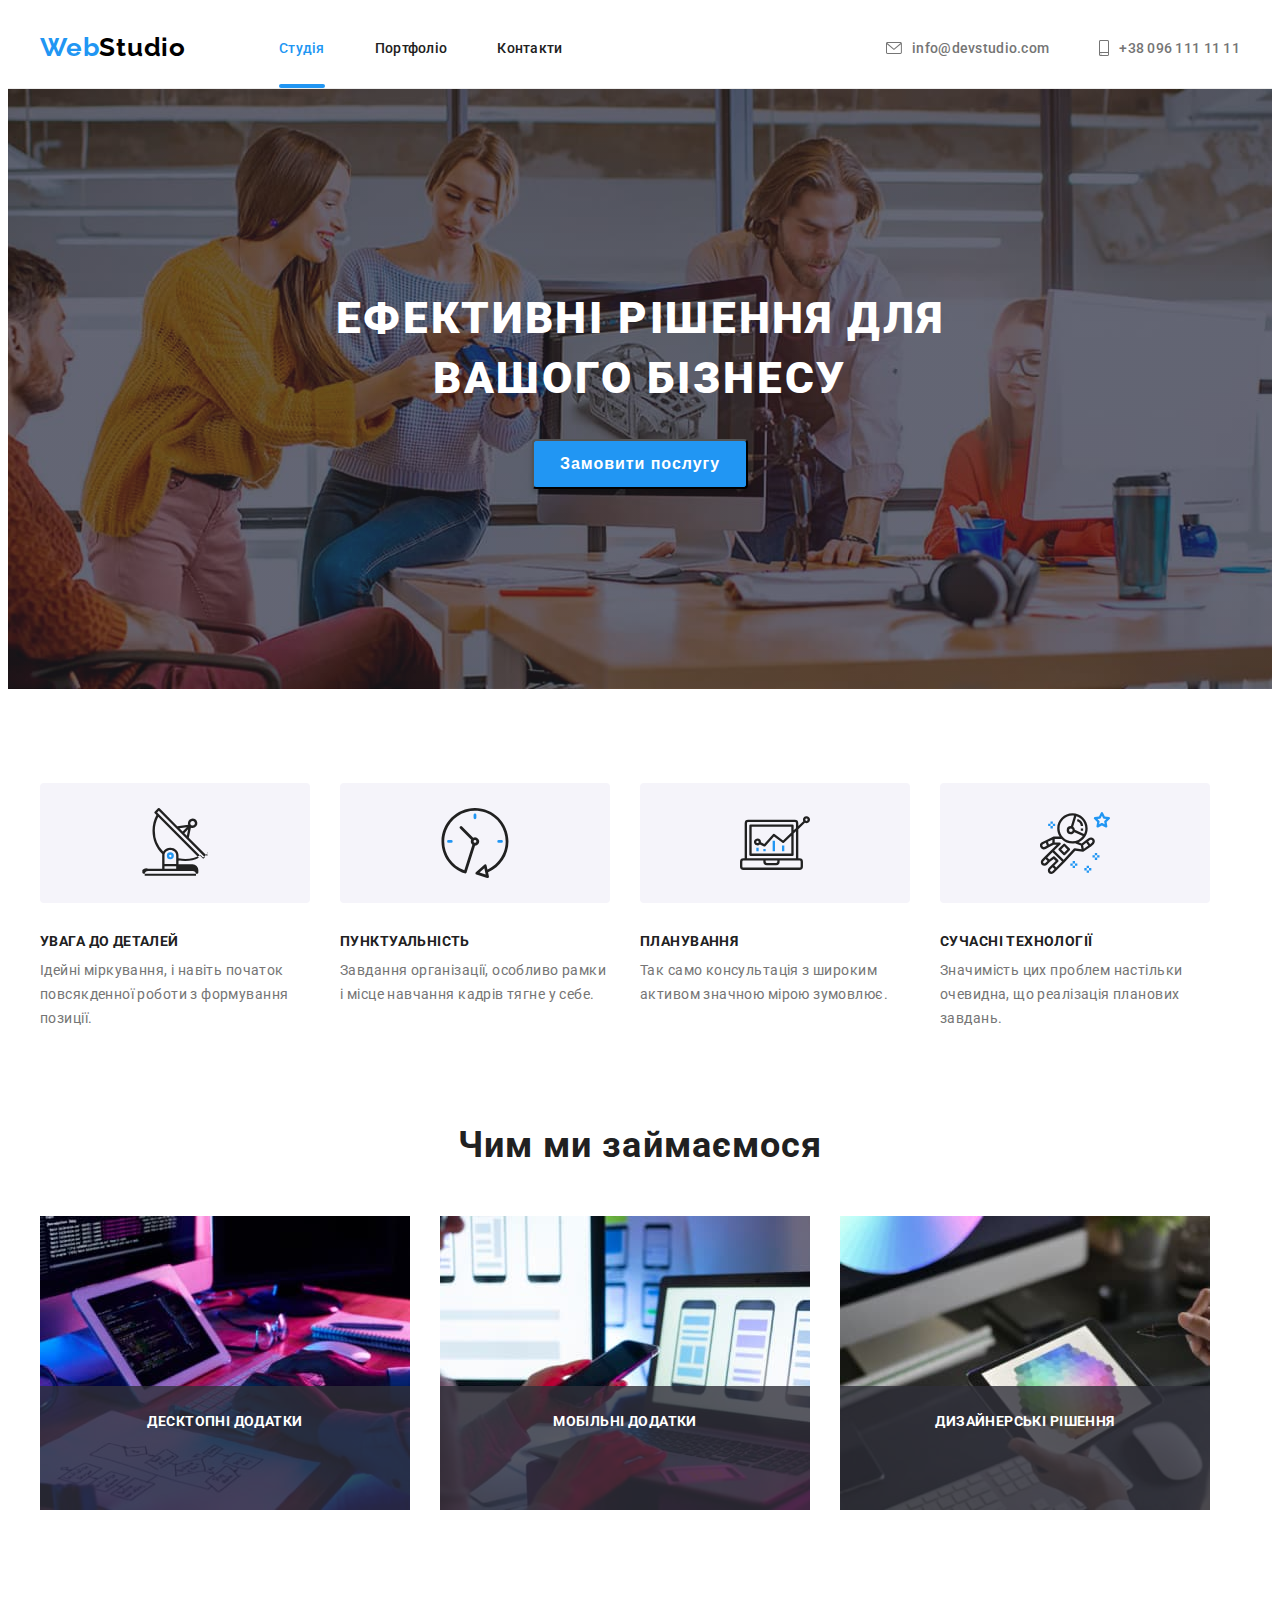
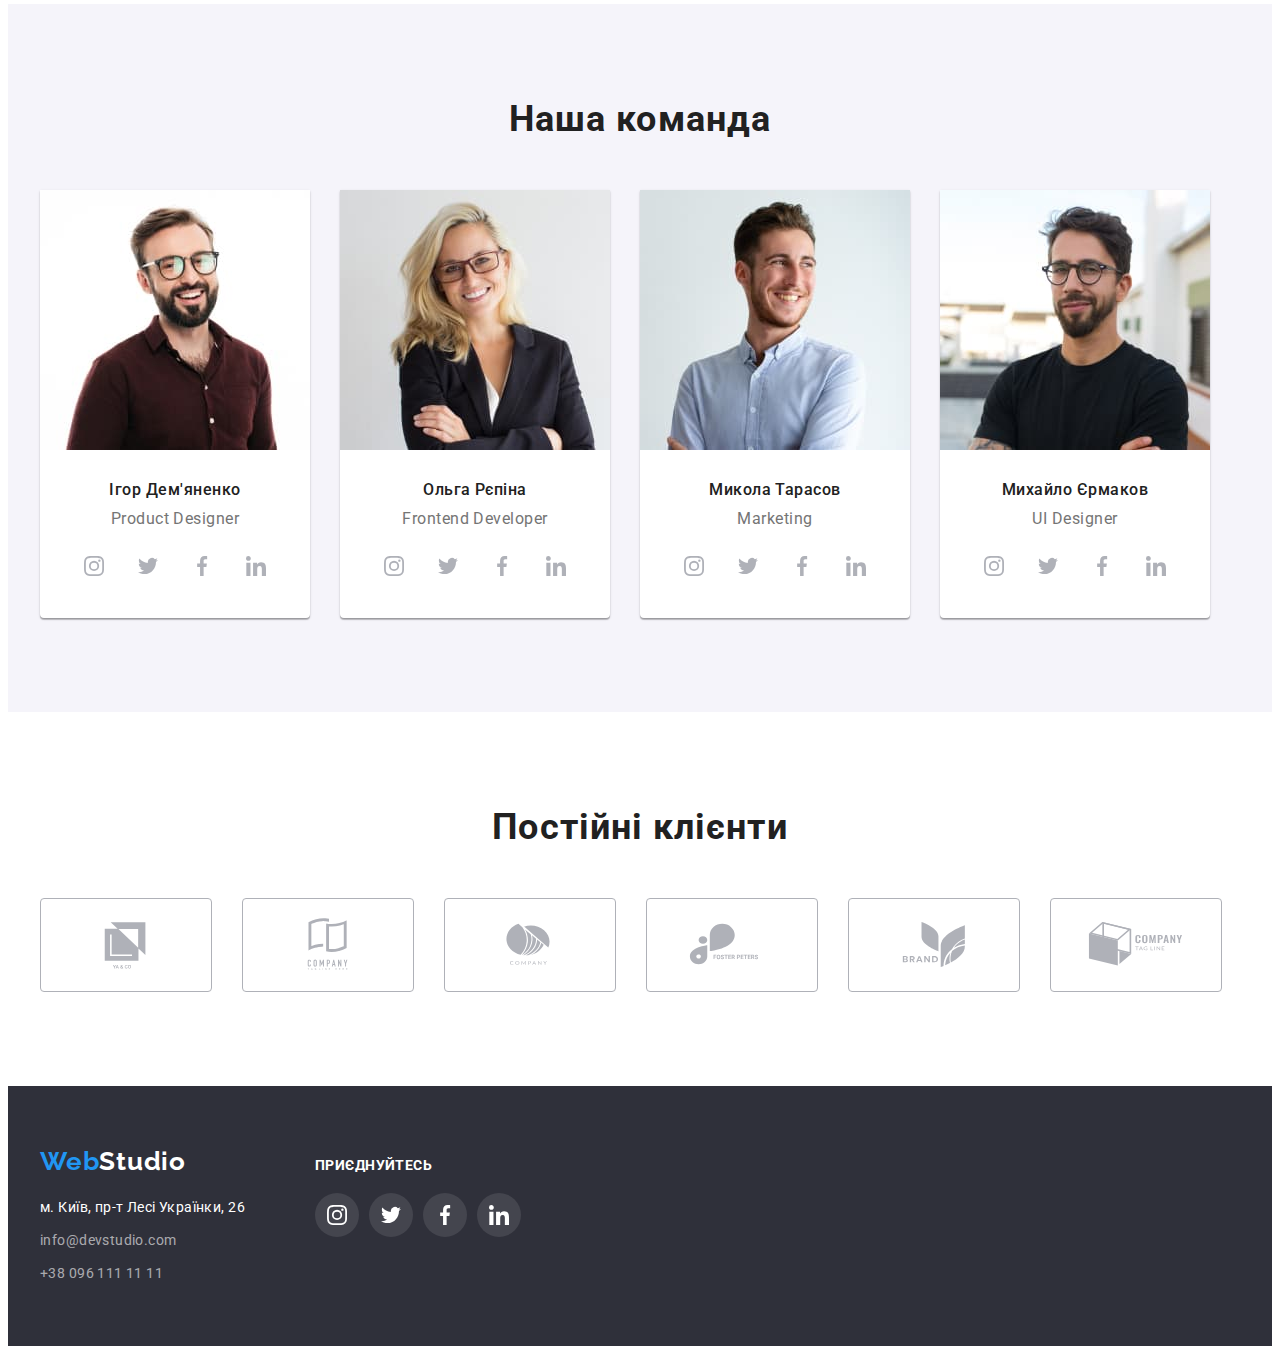
<file: index.html>
<!DOCTYPE html>
<html lang="uk">
  <head>
    <meta charset="UTF-8" />
    <meta http-equiv="X-UA-Compatible" content="IE=edge" />
    <meta name="viewport" content="width=device-width, initial-scale=1.0" />
    <title>WebStudio</title>
    <link rel="preconnect" href="https://fonts.googleapis.com" />
    <link rel="preconnect" href="https://fonts.gstatic.com" crossorigin />
    <link
      href="https://fonts.googleapis.com/css2?family=Raleway:wght@700&family=Roboto:wght@400;500;700;900&display=swap"
      rel="stylesheet"
    />
    <link
      rel="stylesheet"
      href="https://cdnjs.cloudflare.com/ajax/libs/modern-normalize/2.0.0/modern-normalize.min.css"
      integrity="sha512-4xo8blKMVCiXpTaLzQSLSw3KFOVPWhm/TRtuPVc4WG6kUgjH6J03IBuG7JZPkcWMxJ5huwaBpOpnwYElP/m6wg=="
      crossorigin="anonymous"
      referrerpolicy="no-referrer"
    />
    <link rel="stylesheet" href="./css/styles.css" />
  </head>
  <body>
    <header>
      <div class="container site-header">
        <nav class="site-nav">
          <a class="link" href="./index.html"
            ><span class="logo-first">Web</span
            ><span class="logo-secondary">Studio</span></a
          >
          <ul class="nav-item list">
            <li class="nav-list activ-page">
              <a href="./index.html">Студія</a>
            </li>
            <li class="nav-list"><a href="./portfolio.html">Портфоліо</a></li>
            <li class="nav-list"><a href="">Контакти</a></li>
          </ul>
        </nav>
        <ul class="header-address list">
          <li class="header-list">
            <a class="link header-mail" href="mailto:info@devstudio.com">
              <svg class="header-icon" width="16px" height="12px">
                <use href="./images/icons.svg#icon-envelope"></use>
              </svg>
              info@devstudio.com</a
            >
          </li>
          <li>
            <a class="link header-tel" href="tel:+380961111111"
              ><svg class="header-icon" width="10px" height="16px">
                <use href="./images/icons.svg#icon-smartphone"></use>
              </svg>
              +38 096 111 11 11</a
            >
          </li>
        </ul>
      </div>
    </header>

    <main>
      <section class="section solution">
        <div class="container">
          <h1 class="solution-title">Ефективні рішення для вашого бізнесу</h1>
          <button data-modal-open type="button" class="solution-button">
            Замовити послугу
          </button>
          <div data-modal class="backdrop is-hidden">
            <div class="modal">
              <button data-modal-close class="modal-close">
                <svg width="18px" height="18px">
                  <use href="./images/icons.svg#icon-close-black"></use>
                </svg>
              </button>
            </div>
          </div>
        </div>
      </section>

      <section class="section">
        <div class="container">
          <h2 class="visually-hidden">Oсобливості</h2>
          <ul class="about list">
            <li class="about-item">
              <div class="about-buttom">
                <svg width="70px" height="70px">
                  <use href="./images/icons.svg#icon-antenna"></use>
                </svg>
              </div>
              <h3 class="about-title">УВАГА ДО ДЕТАЛЕЙ</h3>
              <p class="about-text">
                Ідейні міркування, і навіть початок повсякденної роботи з
                формування позиції.
              </p>
            </li>
            <li class="about-item">
              <div class="about-buttom">
                <svg width="70px" height="70px">
                  <use href="./images/icons.svg#icon-clock"></use>
                </svg>
              </div>
              <h3 class="about-title">ПУНКТУАЛЬНІСТЬ</h3>
              <p class="about-text">
                Завдання організації, особливо рамки і місце навчання кадрів
                тягне у себе.
              </p>
            </li>
            <li class="about-item">
              <div class="about-buttom">
                <svg width="70px" height="70px">
                  <use href="./images/icons.svg#icon-diagram"></use>
                </svg>
              </div>
              <h3 class="about-title">ПЛАНУВАННЯ</h3>
              <p class="about-text">
                Так само консультація з широким активом значною мірою зумовлює.
              </p>
            </li>
            <li class="about-item">
              <div class="about-buttom">
                <svg width="70px" height="70px">
                  <use href="./images/icons.svg#icon-astronaut"></use>
                </svg>
              </div>
              <h3 class="about-title">СУЧАСНІ ТЕХНОЛОГІЇ</h3>
              <p class="about-text">
                Значимість цих проблем настільки очевидна, що реалізація
                планових завдань.
              </p>
            </li>
          </ul>
        </div>
      </section>

      <section class="activ section">
        <div class="container">
          <h2 class="classes-title">Чим ми займаємося</h2>
          <ul class="classes-item list">
            <li class="classes-list">
              <img src="./images/img-1.jpg" alt="images1" width="370" />
              <p class="classes-text">Десктопні додатки</p>
            </li>
            <li class="classes-list">
              <img src="./images/img-2.jpg" alt="images2" width="370" />
              <p class="classes-text">Мобільні додатки</p>
            </li>
            <li class="classes-list">
              <img src="./images/img_3.jpg" alt="images3" width="370" />
              <p class="classes-text">Дизайнерські рішення</p>
            </li>
          </ul>
        </div>
      </section>

      <section class="section piple">
        <div class="piple-block container">
          <h2 class="classes-title">Наша команда</h2>
          <ul class="list">
            <li class="piple-list piple-border">
              <img
                src="./images/product_designer.jpg"
                alt="фото Ігор Дем'яненко"
                width="270"
              />
              <div class="piple-item">
                <h3 class="piple-title">Ігор Дем'яненко</h3>
                <p class="piple-text">Product Designer</p>
                <ul class="list social">
                  <li class="social-list">
                    <a href="https://www.instagram.com/" class="social-link"
                      ><svg width="20px" height="20px">
                        <use
                          href="./images/icons.svg#icon-instagram"
                        ></use></svg
                    ></a>
                  </li>
                  <li class="social-list">
                    <a href="https://twitter.com/" class="social-link"
                      ><svg width="20px" height="20px">
                        <use href="./images/icons.svg#icon-twitter"></use></svg
                    ></a>
                  </li>
                  <li class="social-list">
                    <a href="https://www.facebook.com/" class="social-link"
                      ><svg width="20px" height="20px">
                        <use href="./images/icons.svg#icon-facebook"></use></svg
                    ></a>
                  </li>
                  <li class="social-list">
                    <a href="https://www.linkedin.com/" class="social-link"
                      ><svg width="20px" height="20px">
                        <use href="./images/icons.svg#icon-linkedin"></use></svg
                    ></a>
                  </li>
                </ul>
              </div>
            </li>
            <li class="piple-list piple-border">
              <img
                src="./images/frontend_developer.jpg"
                alt="фото Ольга Рєпіна"
                width="270"
              />
              <div class="piple-item">
                <h3 class="piple-title">Ольга Рєпіна</h3>
                <p class="piple-text">Frontend Developer</p>
                <ul class="list social">
                  <li class="social-list">
                    <a href="https://www.instagram.com/" class="social-link"
                      ><svg width="20px" height="20px">
                        <use
                          href="./images/icons.svg#icon-instagram"
                        ></use></svg
                    ></a>
                  </li>
                  <li class="social-list">
                    <a href="https://twitter.com/" class="social-link"
                      ><svg width="20px" height="20px">
                        <use href="./images/icons.svg#icon-twitter"></use></svg
                    ></a>
                  </li>
                  <li class="social-list">
                    <a href="https://www.facebook.com/" class="social-link"
                      ><svg width="20px" height="20px">
                        <use href="./images/icons.svg#icon-facebook"></use></svg
                    ></a>
                  </li>
                  <li class="social-list">
                    <a href="https://www.linkedin.com/" class="social-link"
                      ><svg width="20px" height="20px">
                        <use href="./images/icons.svg#icon-linkedin"></use></svg
                    ></a>
                  </li>
                </ul>
              </div>
            </li>
            <li class="piple-list piple-border">
              <img
                src="./images/marketing.jpg"
                alt="фото Микола Тарасов"
                width="270"
              />
              <div class="piple-item">
                <h3 class="piple-title">Микола Тарасов</h3>
                <p class="piple-text">Marketing</p>
                <ul class="list social">
                  <li class="social-list">
                    <a href="https://www.instagram.com/" class="social-link"
                      ><svg width="20px" height="20px">
                        <use
                          href="./images/icons.svg#icon-instagram"
                        ></use></svg
                    ></a>
                  </li>
                  <li class="social-list">
                    <a href="https://twitter.com/" class="social-link"
                      ><svg width="20px" height="20px">
                        <use href="./images/icons.svg#icon-twitter"></use></svg
                    ></a>
                  </li>
                  <li class="social-list">
                    <a href="https://www.facebook.com/" class="social-link"
                      ><svg width="20px" height="20px">
                        <use href="./images/icons.svg#icon-facebook"></use></svg
                    ></a>
                  </li>
                  <li class="social-list">
                    <a href="https://www.linkedin.com/" class="social-link"
                      ><svg width="20px" height="20px">
                        <use href="./images/icons.svg#icon-linkedin"></use></svg
                    ></a>
                  </li>
                </ul>
              </div>
            </li>
            <li class="piple-list piple-border">
              <img
                src="./images/ui_designer.jpg"
                alt="фото Михайло Єрмаков"
                width="270"
              />
              <div class="piple-item">
                <h3 class="piple-title">Михайло Єрмаков</h3>
                <p class="piple-text">UI Designer</p>
                <ul class="list social">
                  <li class="social-list">
                    <a href="https://www.instagram.com/" class="social-link"
                      ><svg width="20px" height="20px">
                        <use
                          href="./images/icons.svg#icon-instagram"
                        ></use></svg
                    ></a>
                  </li>
                  <li class="social-list">
                    <a href="https://twitter.com/" class="social-link"
                      ><svg width="20px" height="20px">
                        <use href="./images/icons.svg#icon-twitter"></use></svg
                    ></a>
                  </li>
                  <li class="social-list">
                    <a href="https://www.facebook.com/" class="social-link"
                      ><svg width="20px" height="20px">
                        <use href="./images/icons.svg#icon-facebook"></use></svg
                    ></a>
                  </li>
                  <li class="social-list">
                    <a href="https://www.linkedin.com/" class="social-link"
                      ><svg width="20px" height="20px">
                        <use href="./images/icons.svg#icon-linkedin"></use></svg
                    ></a>
                  </li>
                </ul>
              </div>
            </li>
          </ul>
        </div>
      </section>
      <section class="section">
        <div class="container">
          <h2 class="classes-title">Постійні клієнти</h2>
          <ul class="list client-list">
            <li class="client-item">
              <a href="" class="client-link"
                ><svg class="client-svg" width="106px" height="60px">
                  <use href="./images/icons.svg#icon-client-1"></use></svg
              ></a>
            </li>
            <li class="client-item">
              <a href="" class="client-link"
                ><svg class="client-svg" width="106px" height="60px">
                  <use href="./images/icons.svg#icon-client-2"></use></svg
              ></a>
            </li>
            <li class="client-item">
              <a href="" class="client-link"
                ><svg class="client-svg" width="106px" height="60px">
                  <use href="./images/icons.svg#icon-client-3"></use></svg
              ></a>
            </li>
            <li class="client-item">
              <a href="" class="client-link"
                ><svg class="client-svg" width="106px" height="60px">
                  <use href="./images/icons.svg#icon-client-4"></use></svg
              ></a>
            </li>
            <li class="client-item">
              <a href="" class="client-link"
                ><svg class="client-svg" width="106px" height="60px">
                  <use href="./images/icons.svg#icon-client-5"></use></svg
              ></a>
            </li>
            <li class="client-item">
              <a href="" class="client-link"
                ><svg class="client-svg" width="106px" height="60px">
                  <use href="./images/icons.svg#icon-client-6"></use></svg
              ></a>
            </li>
          </ul>
        </div>
      </section>
    </main>

    <footer class="footer">
      <div class="container footer-container">
        <div>
          <a class="link" href="./index.html"
            ><span class="logo-first">Web</span
            ><span class="logo-white">Studio</span></a
          >
          <address class="address-footer">
            <span class="address">м. Київ, пр-т Лесі Українки, 26</span>
            <a class="contact-footer link" href="mailto:info@devstudio.com"
              >info@devstudio.com</a
            >
            <a class="contact-footer link" href="tel:+380961111111"
              >+38 096 111 11 11</a
            >
          </address>
        </div>
        <div class="footer-block">
          <p class="footer-text">приєднуйтесь</p>
          <ul class="list footer-social">
            <li class="social-list">
              <a href="https://www.instagram.com/" class="social-icon"
                ><svg width="20px" height="20px">
                  <use href="./images/icons.svg#icon-instagram"></use></svg
              ></a>
            </li>
            <li class="social-list">
              <a href="https://twitter.com/" class="social-icon"
                ><svg width="20px" height="20px">
                  <use href="./images/icons.svg#icon-twitter"></use></svg
              ></a>
            </li>
            <li class="social-list">
              <a href="https://www.facebook.com/" class="social-icon"
                ><svg width="20px" height="20px">
                  <use href="./images/icons.svg#icon-facebook"></use></svg
              ></a>
            </li>
            <li class="social-list">
              <a href="https://www.linkedin.com/" class="social-icon"
                ><svg width="20px" height="20px">
                  <use href="./images/icons.svg#icon-linkedin"></use></svg
              ></a>
            </li>
          </ul>
        </div>
      </div>
    </footer>
    <script src="./js/modal.js"></script>
  </body>
</html>
</file>
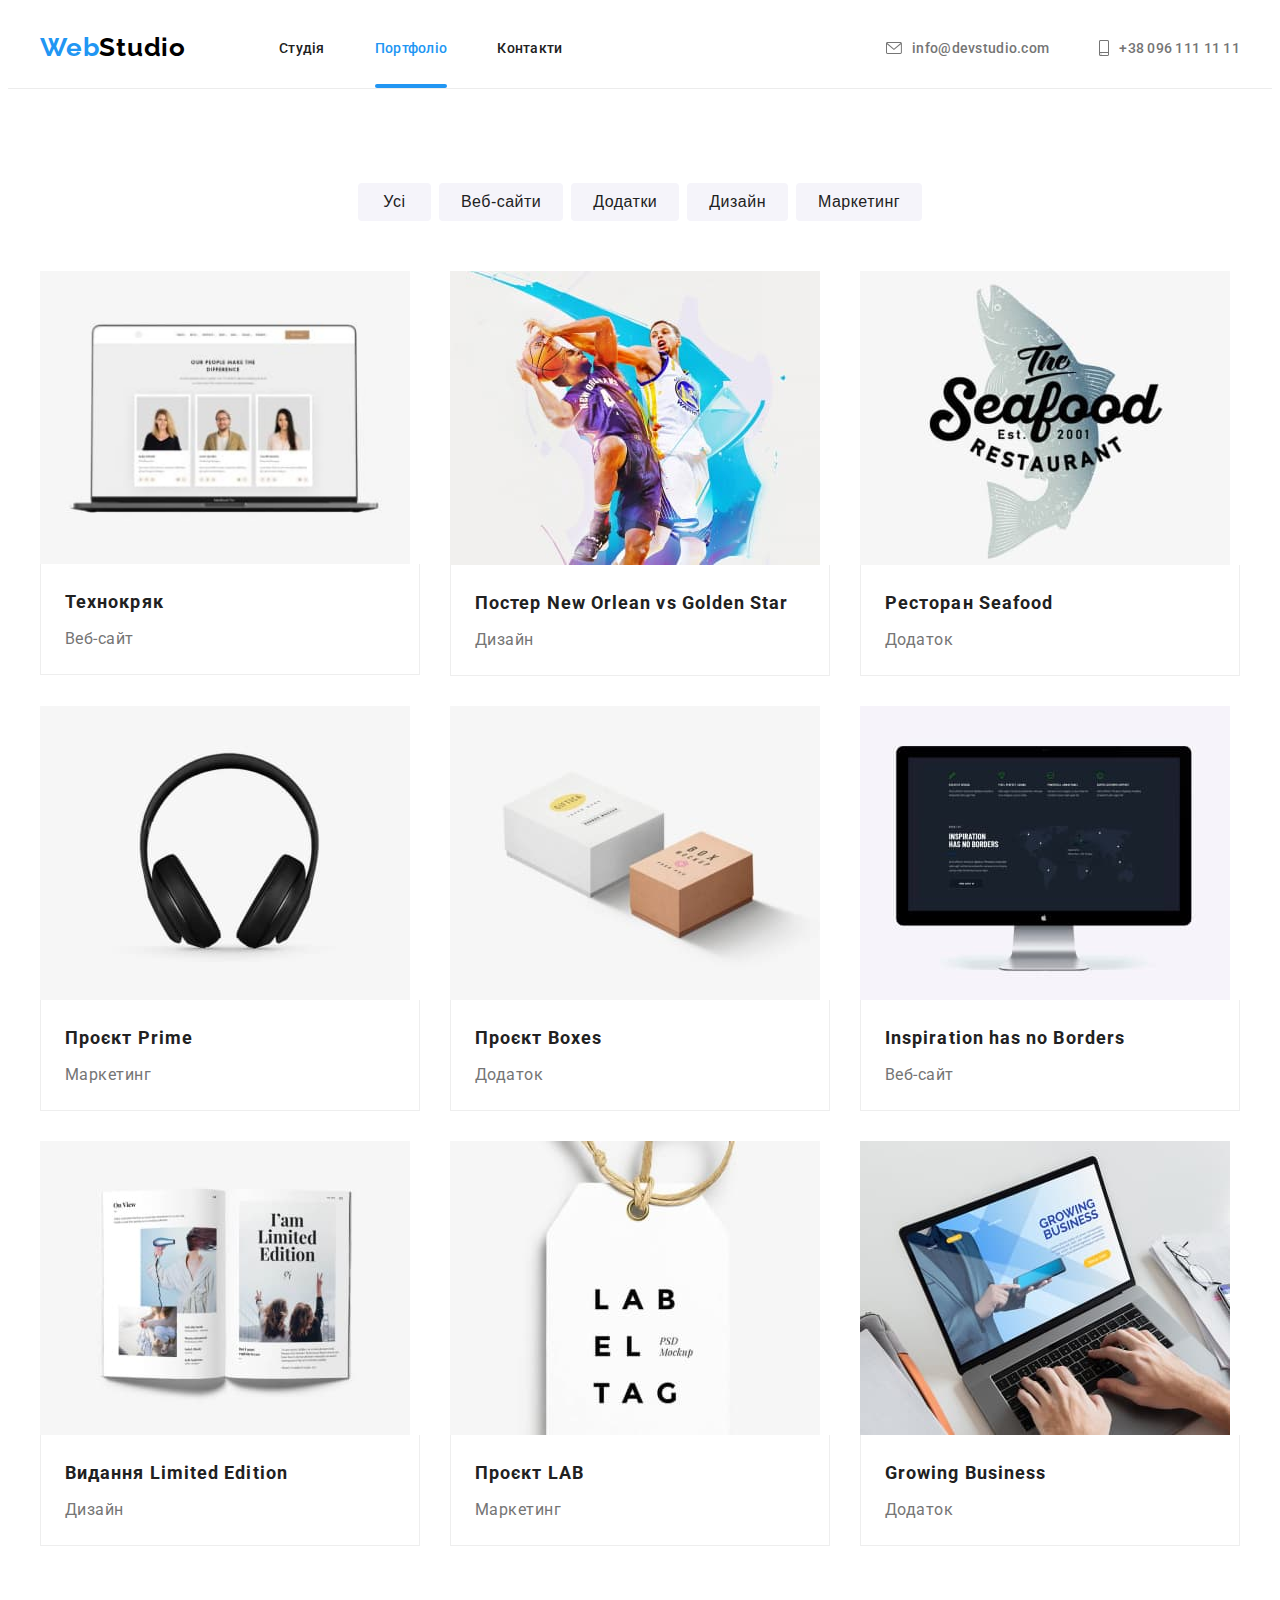
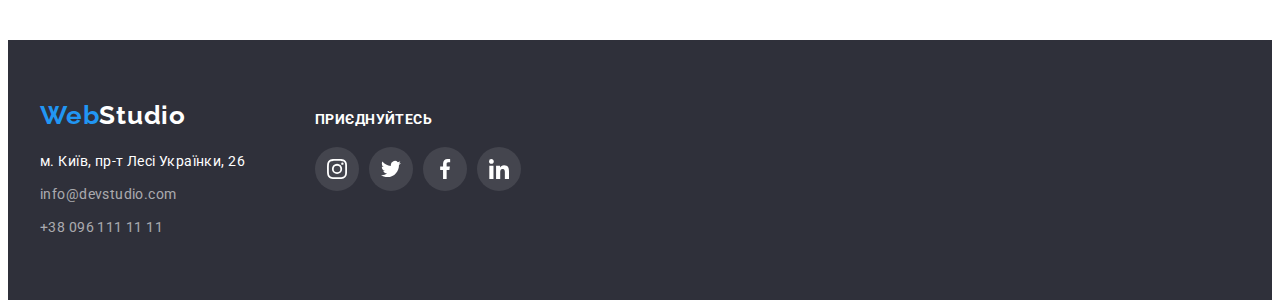
<file: portfolio.html>
<!DOCTYPE html>
<html lang="en">
  <head>
    <meta charset="UTF-8" />
    <meta http-equiv="X-UA-Compatible" content="IE=edge" />
    <meta name="viewport" content="width=device-width, initial-scale=1.0" />
    <title>WebStudio</title>
    <link rel="preconnect" href="https://fonts.googleapis.com" />
    <link rel="preconnect" href="https://fonts.gstatic.com" crossorigin />
    <link
      href="https://fonts.googleapis.com/css2?family=Raleway:wght@700&family=Roboto:wght@400;500;700;900&display=swap"
      rel="stylesheet"
    />
    <link
      rel="stylesheet"
      href="https://cdnjs.cloudflare.com/ajax/libs/modern-normalize/2.0.0/modern-normalize.min.css"
      integrity="sha512-4xo8blKMVCiXpTaLzQSLSw3KFOVPWhm/TRtuPVc4WG6kUgjH6J03IBuG7JZPkcWMxJ5huwaBpOpnwYElP/m6wg=="
      crossorigin="anonymous"
      referrerpolicy="no-referrer"
    />
    <link rel="stylesheet" href="./css/styles.css" />
  </head>
  <body>
    <header>
      <div class="container site-header">
        <nav class="site-nav">
          <a class="link" href="./index.html"
            ><span class="logo-first">Web</span
            ><span class="logo-secondary">Studio</span></a
          >
          <ul class="nav-item list">
            <li class="nav-list">
              <a href="./index.html">Студія</a>
            </li>
            <li class="nav-list activ-page">
              <a href="./portfolio.html">Портфоліо</a>
            </li>
            <li class="nav-list"><a href="">Контакти</a></li>
          </ul>
        </nav>
        <ul class="header-address list">
          <li class="header-list">
            <a class="link header-mail" href="mailto:info@devstudio.com">
              <svg class="header-icon" width="16px" height="12px">
                <use href="./images/icons.svg#icon-envelope"></use>
              </svg>
              info@devstudio.com</a
            >
          </li>
          <li>
            <a class="link header-tel" href="tel:+380961111111"
              ><svg class="header-icon" width="10px" height="16px">
                <use href="./images/icons.svg#icon-smartphone"></use>
              </svg>
              +38 096 111 11 11</a
            >
          </li>
        </ul>
      </div>
    </header>
    <main>
      <section class="section">
        <div class="container">
          <ul class="filter">
            <li class="list filter-button">
              <button type="button" class="filter-all">Усі</button>
            </li>
            <li class="list filter-button">
              <button type="button" class="filter-text">Веб-сайти</button>
            </li>
            <li class="list filter-button">
              <button type="button" class="filter-text">Додатки</button>
            </li>
            <li class="list filter-button">
              <button type="button" class="filter-text">Дизайн</button>
            </li>
            <li class="list filter-button">
              <button type="button" class="filter-text">Маркетинг</button>
            </li>
          </ul>
          <h1 class="visually-hidden">Наши роботи</h1>
          <ul class="gallery list">
            <li class="gallery-item">
              <a class="link gallery-link" href="">
                <div class="gallery-cart">
                  <img
                    src="./images/portfolio/laptop-front.jpg"
                    alt="laptop-front"
                    width="370"
                  />
                  <p class="cart-text">
                    Ресурс пропонує комплексні пропозиції з різним рівнем
                    функціоналу та сервісів. Все це дозволить відвідувачу
                    отримати вичерпні відомості про компанію чи приватну особу."
                  </p>
                </div>

                <div class="gallery-box">
                  <h2 class="gallery-title">Технокряк</h2>
                  <p class="gallery-text">Веб-сайт</p>
                </div></a
              >
            </li>

            <li class="gallery-item">
              <a class="link gallery-link" href=""
                ><div class="gallery-cart">
                  <img
                    src="./images/portfolio/basketball.jpg"
                    alt="basketball"
                    width="370"
                  />
                  <p class="cart-text">
                    Ресурс пропонує комплексні пропозиції з різним рівнем
                    функціоналу та сервісів. Все це дозволить відвідувачу
                    отримати вичерпні відомості про компанію чи приватну особу."
                  </p>
                </div>
                <div class="gallery-box">
                  <h2 class="gallery-title">
                    Постер New Orlean vs Golden Star
                  </h2>
                  <p class="gallery-text">Дизайн</p>
                </div></a
              >
            </li>
            <li class="gallery-item">
              <a class="link gallery-link" href=""
                ><div class="gallery-cart">
                  <img
                    src="./images/portfolio/restaurant.jpg"
                    alt="restaurant"
                    width="370"
                  />
                  <p class="cart-text">
                    Ресурс пропонує комплексні пропозиції з різним рівнем
                    функціоналу та сервісів. Все це дозволить відвідувачу
                    отримати вичерпні відомості про компанію чи приватну особу."
                  </p>
                </div>
                <div class="gallery-box">
                  <h2 class="gallery-title">Ресторан Seafood</h2>
                  <p class="gallery-text">Додаток</p>
                </div></a
              >
            </li>
            <li class="gallery-item">
              <a class="link gallery-link" href=""
                ><div class="gallery-cart">
                  <img
                    src="./images/portfolio/headphones.jpg"
                    alt="headphones"
                    width="370"
                  />
                  <p class="cart-text">
                    Ресурс пропонує комплексні пропозиції з різним рівнем
                    функціоналу та сервісів. Все це дозволить відвідувачу
                    отримати вичерпні відомості про компанію чи приватну особу."
                  </p>
                </div>
                <div class="gallery-box">
                  <h2 class="gallery-title">Проєкт Prime</h2>
                  <p class="gallery-text">Маркетинг</p>
                </div></a
              >
            </li>
            <li class="gallery-item">
              <a class="link gallery-link" href=""
                ><div class="gallery-cart">
                  <img
                    src="./images/portfolio/box.jpg"
                    alt="portfolio"
                    width="370"
                  />
                  <p class="cart-text">
                    Ресурс пропонує комплексні пропозиції з різним рівнем
                    функціоналу та сервісів. Все це дозволить відвідувачу
                    отримати вичерпні відомості про компанію чи приватну особу."
                  </p>
                </div>
                <div class="gallery-box">
                  <h2 class="gallery-title">Проєкт Boxes</h2>
                  <p class="gallery-text">Додаток</p>
                </div></a
              >
            </li>
            <li class="gallery-item">
              <a class="link gallery-link" href=""
                ><div class="gallery-cart">
                  <img
                    src="./images/portfolio/monitor.jpg"
                    alt="monitor"
                    width="370"
                  />
                  <p class="cart-text">
                    Ресурс пропонує комплексні пропозиції з різним рівнем
                    функціоналу та сервісів. Все це дозволить відвідувачу
                    отримати вичерпні відомості про компанію чи приватну особу."
                  </p>
                </div>
                <div class="gallery-box">
                  <h2 class="gallery-title">Inspiration has no Borders</h2>
                  <p class="gallery-text">Веб-сайт</p>
                </div></a
              >
            </li>
            <li class="gallery-item">
              <a class="link gallery-link" href=""
                ><div class="gallery-cart">
                  <img
                    src="./images/portfolio/book.jpg"
                    alt="book"
                    width="370"
                  />
                  <p class="cart-text">
                    Ресурс пропонує комплексні пропозиції з різним рівнем
                    функціоналу та сервісів. Все це дозволить відвідувачу
                    отримати вичерпні відомості про компанію чи приватну особу."
                  </p>
                </div>
                <div class="gallery-box">
                  <h2 class="gallery-title">Видання Limited Edition</h2>
                  <p class="gallery-text">Дизайн</p>
                </div></a
              >
            </li>
            <li class="gallery-item">
              <a class="link gallery-link" href=""
                ><div class="gallery-cart">
                  <img src="./images/portfolio/tag.jpg" alt="tag" width="370" />
                  <p class="cart-text">
                    Ресурс пропонує комплексні пропозиції з різним рівнем
                    функціоналу та сервісів. Все це дозволить відвідувачу
                    отримати вичерпні відомості про компанію чи приватну особу."
                  </p>
                </div>
                <div class="gallery-box">
                  <h2 class="gallery-title">Проєкт LAB</h2>
                  <p class="gallery-text">Маркетинг</p>
                </div></a
              >
            </li>
            <li class="gallery-item">
              <a class="link gallery-link" href=""
                ><div class="gallery-cart">
                  <img
                    src="./images/portfolio/laptop.jpg"
                    alt="laptop"
                    width="370"
                  />
                  <p class="cart-text">
                    Ресурс пропонує комплексні пропозиції з різним рівнем
                    функціоналу та сервісів. Все це дозволить відвідувачу
                    отримати вичерпні відомості про компанію чи приватну особу."
                  </p>
                </div>
                <div class="gallery-box">
                  <h2 class="gallery-title">Growing Business</h2>
                  <p class="gallery-text">Додаток</p>
                </div></a
              >
            </li>
          </ul>
        </div>
      </section>
    </main>
    <footer class="footer">
      <div class="container footer-container">
        <div>
          <a class="link" href="./index.html"
            ><span class="logo-first">Web</span
            ><span class="logo-white">Studio</span></a
          >
          <address class="address-footer">
            <span class="address">м. Київ, пр-т Лесі Українки, 26</span>
            <a class="contact-footer link" href="mailto:info@devstudio.com"
              >info@devstudio.com</a
            >
            <a class="contact-footer link" href="tel:+380961111111"
              >+38 096 111 11 11</a
            >
          </address>
        </div>
        <div class="footer-block">
          <p class="footer-text">приєднуйтесь</p>
          <ul class="list footer-social">
            <li class="social-list">
              <a href="https://www.instagram.com/" class="social-icon"
                ><svg width="20px" height="20px">
                  <use href="./images/icons.svg#icon-instagram"></use></svg
              ></a>
            </li>
            <li class="social-list">
              <a href="https://twitter.com/" class="social-icon"
                ><svg width="20px" height="20px">
                  <use href="./images/icons.svg#icon-twitter"></use></svg
              ></a>
            </li>
            <li class="social-list">
              <a href="https://www.facebook.com/" class="social-icon"
                ><svg width="20px" height="20px">
                  <use href="./images/icons.svg#icon-facebook"></use></svg
              ></a>
            </li>
            <li class="social-list">
              <a href="https://www.linkedin.com/" class="social-icon"
                ><svg width="20px" height="20px">
                  <use href="./images/icons.svg#icon-linkedin"></use></svg
              ></a>
            </li>
          </ul>
        </div>
      </div>
    </footer>
  </body>
</html>
</file>
<file: css/styles.css>
:root {
  --primary-font-family: "Roboto", sans-serif;
  --secondary-font-family: "Raleway", sans-serif;
  --basic-title-color: #212121;
  --first-ligo-color: #2196f3;
  --secondary-logo-color: #000000;
  --basic-color: #ffffff;
  --color-background-solution: #2f303a;
  --basic-text-color: #757575;
  --background-color-button: #f5f4fa;
  --border-gallery-color: #eeeeee;
  --border-bottom: #ececec;
  --solution-backgraund: #c4c4c4;
  --solution-box-shadow: rgba(0, 0, 0, 0.15);
  --box-shadow-one: rgba(0, 0, 0, 0.12);
  --box-shadow-two: rgba(0, 0, 0, 0.08);
  --box-shadow-three: rgba(0, 0, 0, 0.1);
  --color-mail-futter: rgba(255, 255, 255, 0.6);
  --button-activ-color: #188ce8;
  --piple-shadow-one: 0px 2px 1px 0px rgba(0, 0, 0, 0.2);
  --piple-shadow-two: 0px 1px 1px 0px rgba(0, 0, 0, 0.14);
  --piple-shadow-three: 0px 1px 3px 0px rgba(0, 0, 0, 0.12);
  --client-button-color: #afb1b8;
}

h1,
h2,
h3,
ul,
p {
  margin: 0;
  padding: 0;
}

img {
  display: block;
}

body {
  font-family: "Roboto", sans-serif;
  color: var(--basic-text-color);
}

.link {
  text-decoration: none;
}

.list {
  list-style-type: none;
}

.visually-hidden {
  position: absolute;
  width: 1px;
  height: 1px;
  margin: -1px;
  border: 0;
  padding: 0;
  white-space: nowrap;
  clip-path: inset(100%);
  clip: rect(0 0 0 0);
  overflow: hidden;
}

.container {
  width: 1200px;
  padding-left: 15px;
  padding-right: 15px;
  margin-left: auto;
  margin-right: auto;
}

.section {
  padding-top: 94px;
  padding-bottom: 94px;
}

header {
  border-bottom: 1px solid var(--border-bottom);
}

.site-header {
  display: flex;
}

.logo-first {
  color: var(--first-ligo-color);
  font-family: Raleway;
  font-size: 26px;
  font-weight: 700;
  letter-spacing: 0.78px;
}

.logo-secondary {
  color: var(--secondary-logo-color);
  font-family: Raleway;
  font-size: 26px;
  font-weight: 700;
  letter-spacing: 0.78px;
}

.logo-white {
  color: var(--basic-color);
  font-family: Raleway;
  font-size: 26px;
  font-weight: 700;
  letter-spacing: 0.78px;
}

.site-nav {
  display: flex;
}

.site-nav a {
  display: block;
  padding-top: 24px;
  padding-bottom: 24px;
}

.nav-item {
  display: flex;
  margin-left: 93px;
}

.nav-list:not(:last-child) {
  margin-right: 50px;
}

.nav-list a {
  display: block;
  color: var(--basic-title-color);
  font-size: 14px;
  font-weight: 500;
  letter-spacing: 0.28px;
  text-decoration: none;
  padding-top: 32px;
  padding-bottom: 32px;
  transition: color 250ms cubic-bezier(0.4, 0, 0.2, 1);
}

.activ-page a {
  position: relative;
  color: var(--first-ligo-color);
}

.activ-page a::after {
  content: "";
  position: absolute;
  right: 0;
  width: 100%;
  bottom: 0;
  height: 4px;
  flex-shrink: 0;
  border-radius: 2px;
  background: var(--first-ligo-color);
}

.header-address {
  display: flex;
  margin-left: auto;
  align-items: center;
}

.header-mail,
.header-tel {
  display: flex;
  align-items: center;
  color: var(--basic-text-color);
  fill: var(--basic-text-color);
  font-size: 14px;
  font-weight: 500;
  letter-spacing: 0.28px;
  font-style: normal;
  transition: color 250ms cubic-bezier(0.4, 0, 0.2, 1);
}

.header-icon {
  margin-right: 10px;
  transition: fill 250ms cubic-bezier(0.4, 0, 0.2, 1);
}

.header-list {
  margin-right: 50px;
}

.header-mail:hover,
.header-tel:hover,
.contact-footer:hover,
.nav-list a:hover,
.header-icon:hover,
.header-mail:focus,
.header-tel:focus,
.contact-footer:focus,
.nav-list a:focus .header-icon:focus {
  color: var(--first-ligo-color);
  fill: var(--first-ligo-color);
}

.solution {
  display: block;
  max-width: 1600px;
  margin: auto;
  padding: 200px 0;
  text-align: center;
  background: var(--solution-backgraund);
  background-image: linear-gradient(
      to right,
      rgba(47, 48, 58, 0.4),
      rgba(47, 48, 58, 0.4)
    ),
    url(../images/hero.jpg);
  background-repeat: no-repeat;
  background-position: center;
}

.solution-title {
  max-width: 696px;
  margin-top: 0;
  margin-bottom: 30px;
  margin-right: auto;
  margin-left: auto;
  color: var(--basic-color);
  font-weight: 900;
  font-size: 44px;
  line-height: 1.36;
  text-align: center;
  letter-spacing: 0.06em;
  text-transform: uppercase;
}

.solution-button {
  width: 216px;
  height: 50px;
  flex-shrink: 0;
  border-radius: 4px;
  background: var(--first-ligo-color);
  box-shadow: 0px 4px 4px 0px var(--solution-box-shadow);
  color: var(--basic-color);
  text-align: center;
  font-size: 16px;
  font-weight: 700;
  line-height: 1.88;
  letter-spacing: 0.96px;
}

.solution-button:active {
  background-color: var(--button-activ-color);
}

.backdrop {
  position: fixed;
  width: 100%;
  height: 100%;
  top: 0;
  left: 0;
  background-color: rgba(0, 0, 0, 0.2);
  z-index: 100;
  transition: opacity 250ms cubic-bezier(0.4, 0, 0.2, 1),
    visibility 250ms cubic-bezier(0.4, 0, 0.2, 1);
}

.backdrop.is-hidden{
  opacity: 0;
  pointer-events: none;
  visibility: hidden;
}

.backdrop.is-hidden .modal {
  transform: translate(-50%, -50%) scale(0.9);
}


.modal {
  position: absolute;
  top: 50%;
  left: 50%;
  transform: translate(-50%, -50%) scale(1);
  width: 528px;
  height: 581px;
  flex-shrink: 0;
  border-radius: 4px;
  background: #fff;
  box-shadow: 0px 2px 1px 0px rgba(0, 0, 0, 0.2),
    0px 1px 1px 0px rgba(0, 0, 0, 0.14), 0px 1px 3px 0px rgba(0, 0, 0, 0.12);
  transition: transform 250ms cubic-bezier(0.4, 0, 0.2, 1);
}

.modal-close {
  position: absolute;
  display: flex;
  align-items: center;
  justify-content: center;
  right: 8px;
  top: 8px;
  background-color: transparent;
  border-radius: 50%;
  width: 30px;
  height: 30px;
  border: 1px solid #0000001a;
  cursor: pointer;
}


.piple {
  background-color: var(--background-color-button);
}

.piple-title {
  color: var(--basic-title-color);
  text-align: center;
  font-size: 16px;
  font-weight: 500;
  letter-spacing: 0.48px;
}

.piple-list {
  margin-right: 30px;
}

.piple-list:last-child {
  margin-right: 0px;
}

.piple-item {
  padding-top: 30px;
  padding-bottom: 30px;
  padding-left: 32px;
  padding-right: 32px;
}

.piple-text {
  text-align: center;
  font-size: 16px;
  letter-spacing: 0.48px;
  margin-top: 10px;
}

.piple-border {
  border-radius: 0px 0px 4px 4px;
  background: var(--basic-color);
  box-shadow: var(--piple-shadow-one), var(--piple-shadow-two),
    var(--piple-shadow-three);
}

.social {
  margin-top: 16px;
}

.social-list {
  margin-right: 10px;
}

.social-list:last-child {
  margin-right: 0px;
}

.social-link {
  display: inline-flex;
  justify-content: center;
  align-items: center;
  width: 44px;
  height: 44px;
  border-radius: 50%;
  fill: #afb1b8;
  transition: fill 250ms cubic-bezier(0.4, 0, 0.2, 1),
    background-color 250ms cubic-bezier(0.4, 0, 0.2, 1);
}

.social-link:hover,
.social-link:focus {
  fill: #ffffff;
  background-color: var(--first-ligo-color);
}

.footer {
  background: var(--color-background-solution);
  padding-top: 60px;
  padding-bottom: 60px;
}

.address-footer {
  margin-top: 20px;
}

.address {
  display: block;
  flex-shrink: 0;
  color: var(--basic-color);
  font-size: 14px;
  font-style: normal;
  line-height: 1.71;
  letter-spacing: 0.42px;
}

.contact-footer {
  display: block;
  color: var(--color-mail-futter);
  font-size: 14px;
  font-style: normal;
  font-weight: 400;
  line-height: 1.71;
  letter-spacing: 0.42px;
  margin-top: 9px;
  transition: color 250ms cubic-bezier(0.4, 0, 0.2, 1);
}

.about {
  display: flex;
}

.about-item {
  width: 270px;
  flex-shrink: 0;
}

.about-item:not(:last-child) {
  margin-right: 30px;
}

.about-title {
  color: var(--basic-title-color);
  font-size: 14px;
  font-weight: 700;
  line-height: normal;
  letter-spacing: 0.42px;
  text-transform: uppercase;
  margin-bottom: 10px;
}

.about-text {
  color: var(--basic-text-color);
  font-size: 14px;
  font-style: normal;
  font-weight: 400;
  line-height: 1.71;
  letter-spacing: 0.42px;
}

.about-buttom {
  display: flex;
  align-items: center;
  justify-content: center;
  width: 270px;
  height: 120px;
  flex-shrink: 0;
  border-radius: 4px;
  border: none;
  background: var(--background-color-button);
  padding: 0px;
  margin-bottom: 30px;
  fill: var(--basic-title-color);
}

.classes-item {
  display: flex;
}

.classes-list {
  position: relative;
  margin-right: 30px;
}

.classes-list .img {
}

.classes-text {
  position: absolute;
  width: 100%;
  height: 70px;
  bottom: 0;
  flex-shrink: 0;
  background: rgba(47, 48, 58, 0.8);

  color: #fff;
  text-align: center;
  font-size: 14px;
  font-style: normal;
  font-weight: 700;
  line-height: normal;
  letter-spacing: 0.42px;
  text-transform: uppercase;
  padding: 27px 0px;
}

.classes-list:last-child {
  margin-right: 0px;
}

.classes-title {
  color: var(--basic-title-color);
  text-align: center;
  font-size: 36px;
  font-weight: 700;
  line-height: normal;
  letter-spacing: 1.08px;
  margin-bottom: 50px;
}

.activ {
  padding-top: 0px;
}

.piple-block ul {
  display: flex;
}

.client-list {
  display: flex;
}

.client-link {
  display: flex;
  align-items: center;
  justify-content: center;
  width: 170px;
  height: 92px;
  border-radius: 4px;
  border: 1px solid var(--client-button-color);
  cursor: pointer;
  transition: border 250ms cubic-bezier(0.4, 0, 0.2, 1);
}

.client-item {
  margin-right: 30px;
}

.client-svg {
  fill: var(--client-button-color);
  transition: fill 250ms cubic-bezier(0.4, 0, 0.2, 1);
}

.client-item:last-child {
  margin-right: 0px;
}

.client-link:hover,
.client-link:focus {
  border: 1px solid var(--first-ligo-color);
}

.client-link:hover svg,
.classes-list:focus svg {
  fill: var(--first-ligo-color);
}

/* portfolio */

.filter {
  display: flex;
  justify-content: center;
  margin-bottom: 50px;
}

.filter button {
  border-radius: 4px;
  background: var(--background-color-button);
  border: none;
  padding: 6px 22px;
  cursor: pointer;
  transition: color 250ms cubic-bezier(0.4, 0, 0.2, 1),
    background-color 250ms cubic-bezier(0.4, 0, 0.2, 1),
    box-shadow 250ms cubic-bezier(0.4, 0, 0.2, 1);
}

.filter-button:not(:last-child) {
  margin-right: 8px;
}
.filter-text {
  color: var(--basic-title-color);
  text-align: center;
  font-size: 16px;
  font-style: normal;
  font-weight: 500;
  line-height: 1.63;
  letter-spacing: 0.48px;
}

.filter button:hover,
.filter button:focus {
  background-color: var(--first-ligo-color);
  color: var(--basic-color);
  box-shadow: 0px 2px 2px 0px rgba(0, 0, 0, 0.12),
    0px 1px 2px 0px rgba(0, 0, 0, 0.08), 0px 3px 1px 0px rgba(0, 0, 0, 0.1);
}

.filter button:active {
  background-color: var(--first-ligo-color);
  color: var(--basic-color);
  box-shadow: 0px 2px 2px 0px rgba(0, 0, 0, 0.12),
    0px 1px 2px 0px rgba(0, 0, 0, 0.08), 0px 3px 1px 0px rgba(0, 0, 0, 0.1);
}

.filter-all {
  width: 73px;
  height: 38px;
  flex-shrink: 0;
  border-radius: 4px;
  background: var(--background-color-button);
  border: none;
  padding: 6px 25px;
  cursor: pointer;
  color: var(--basic-title-color);
  text-align: center;
  font-size: 16px;
  font-style: normal;
  font-weight: 500;
  line-height: 1.63px;
  letter-spacing: 0.48px;
}

.gallery {
  display: flex;
  flex-wrap: wrap;
}

.gallery-item {
  width: calc((100% - 60px) / 3);
  margin-right: 30px;
  margin-bottom: 30px;
}

.gallery-item:nth-child(3n) {
  margin-right: 0px;
}

.gallery-item:nth-last-child(-n + 3) {
  margin-bottom: 0px;
}

.gallery-cart {
  position: relative;
  width: 370px;
  overflow: hidden;
}

.cart-text {
  content: "";
  position: absolute;
  top: 0;
  padding: 63px 24px;
  width: 100%;
  height: 100%;
  color: #fff;
  font-size: 18px;
  font-style: normal;
  font-weight: 400;
  line-height: 1.56;
  letter-spacing: 0.54px;
  background: rgba(33, 150, 243, 0.9);
  opacity: 0.9;
  transform: translateY(100%);
  transition: transform 250ms cubic-bezier(0.4, 0, 0.2, 1);
}

.gallery-link:hover .cart-text {
  transform: translateY(0);
}

.gallery-title {
  color: var(--basic-title-color);
  font-size: 18px;
  font-weight: 700;
  line-height: 2;
  letter-spacing: 1.08px;
  margin-bottom: 4px;
}

.gallery-text {
  width: 332px;
  color: var(--basic-text-color);
  font-size: 16px;
  font-style: normal;
  font-weight: 400;
  line-height: 1.88;
  letter-spacing: 0.48px;
}

.gallery-box {
  border-left: 1px solid var(--border-gallery-color);
  border-right: 1px solid var(--border-gallery-color);
  border-bottom: 1px solid var(--border-gallery-color);
  padding-left: 24px;
  padding-top: 20px;
  padding-right: 24px;
  padding-bottom: 20px;
}

.gallery-link {
  display: block;
  transition: box-shadow 250ms cubic-bezier(0.4, 0, 0.2, 1);
}

.gallery-link:hover,
.gallery-link:focus {
  box-shadow: 1px 4px 6px 0px rgba(0, 0, 0, 0.16),
    0px 4px 4px 0px rgba(0, 0, 0, 0.06), 0px 1px 1px 0px rgba(0, 0, 0, 0.12);
}

.footer-container {
  display: flex;
  align-items: baseline;
}

.footer-social {
  display: flex;
}

.footer-text {
  display: block;
  color: #fff;
  font-size: 14px;
  font-style: normal;
  font-weight: 700;
  line-height: normal;
  letter-spacing: 0.42px;
  text-transform: uppercase;
  margin-bottom: 20px;
  padding-bottom: 0px;
}

.footer-block {
  margin-left: 70px;
}

.social-icon {
  display: inline-flex;
  justify-content: center;
  align-items: center;
  width: 44px;
  height: 44px;
  border-radius: 50%;
  background-color: #ffffff1a;
  fill: #ffffff;
  transition: background-color 250ms cubic-bezier(0.4, 0, 0.2, 1);
}

.social-icon:hover,
.social-icon:focus {
  background-color: var(--first-ligo-color);
}
</file>
